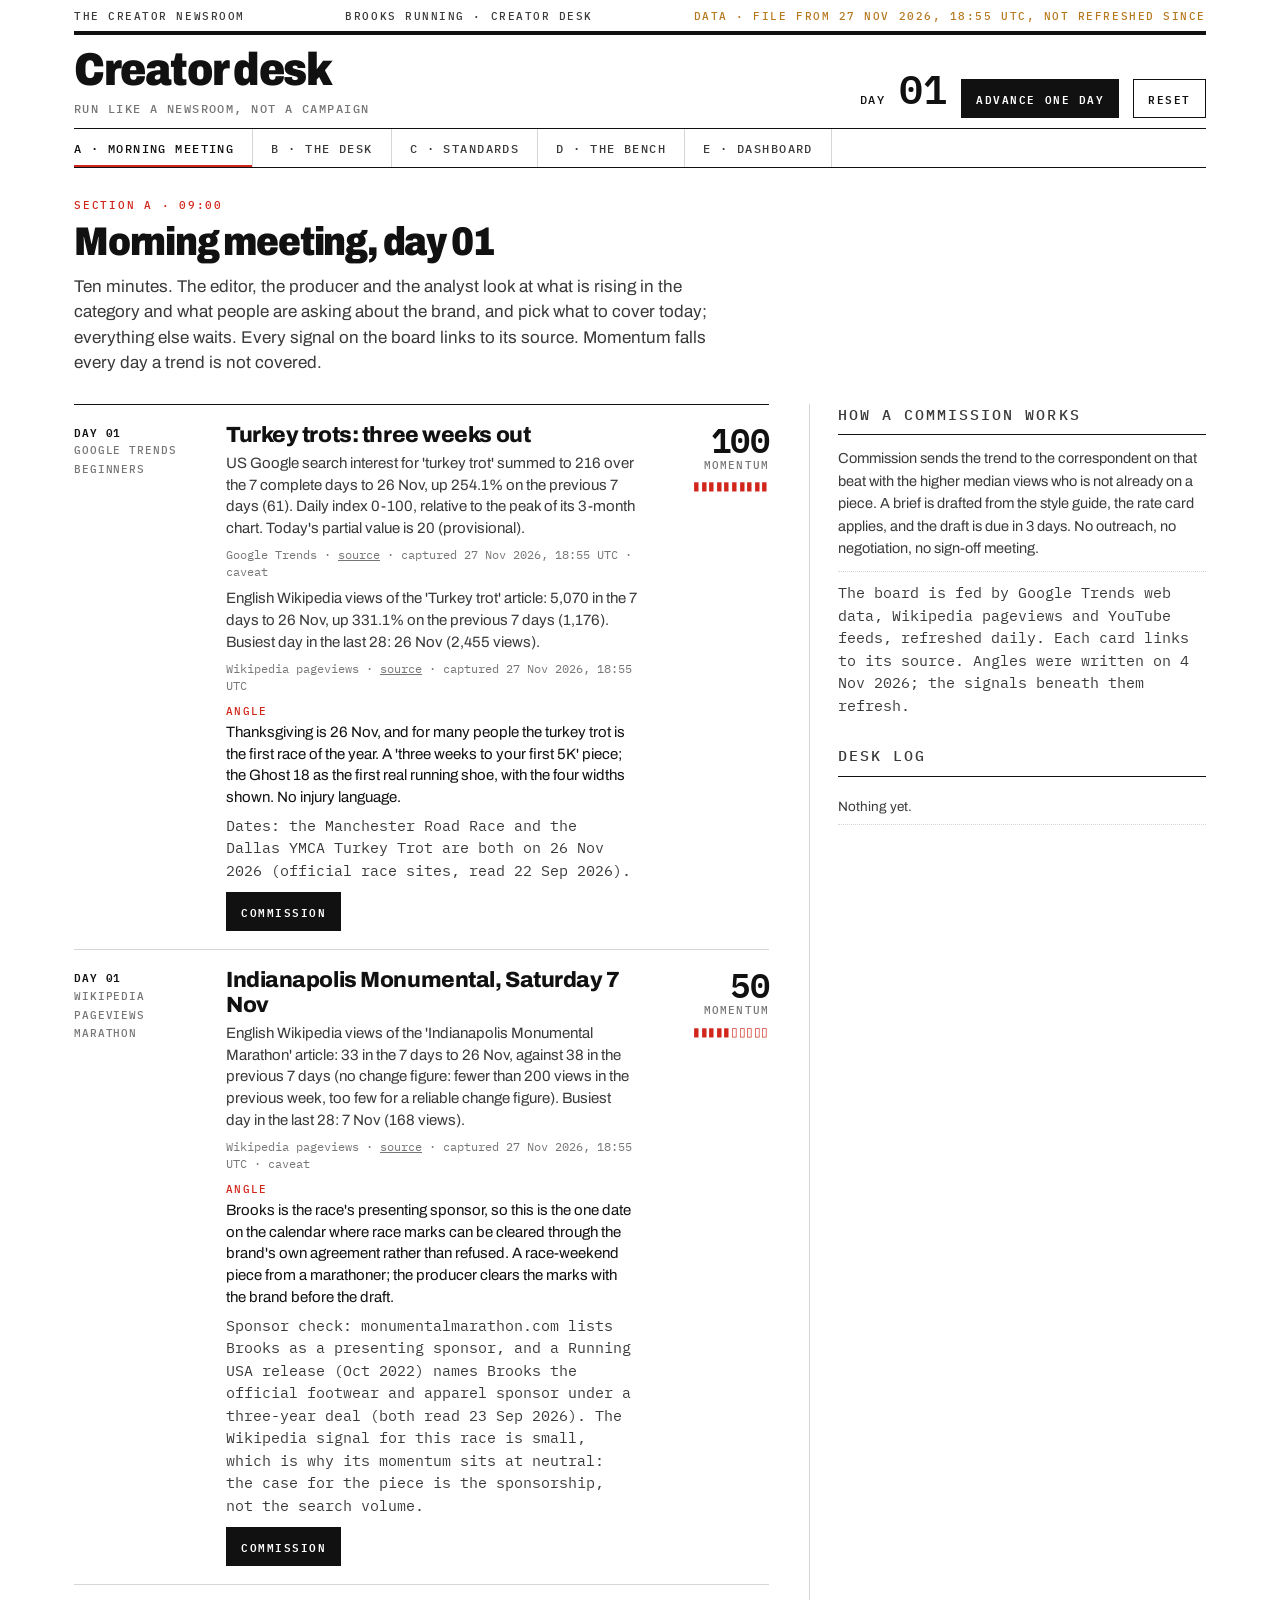
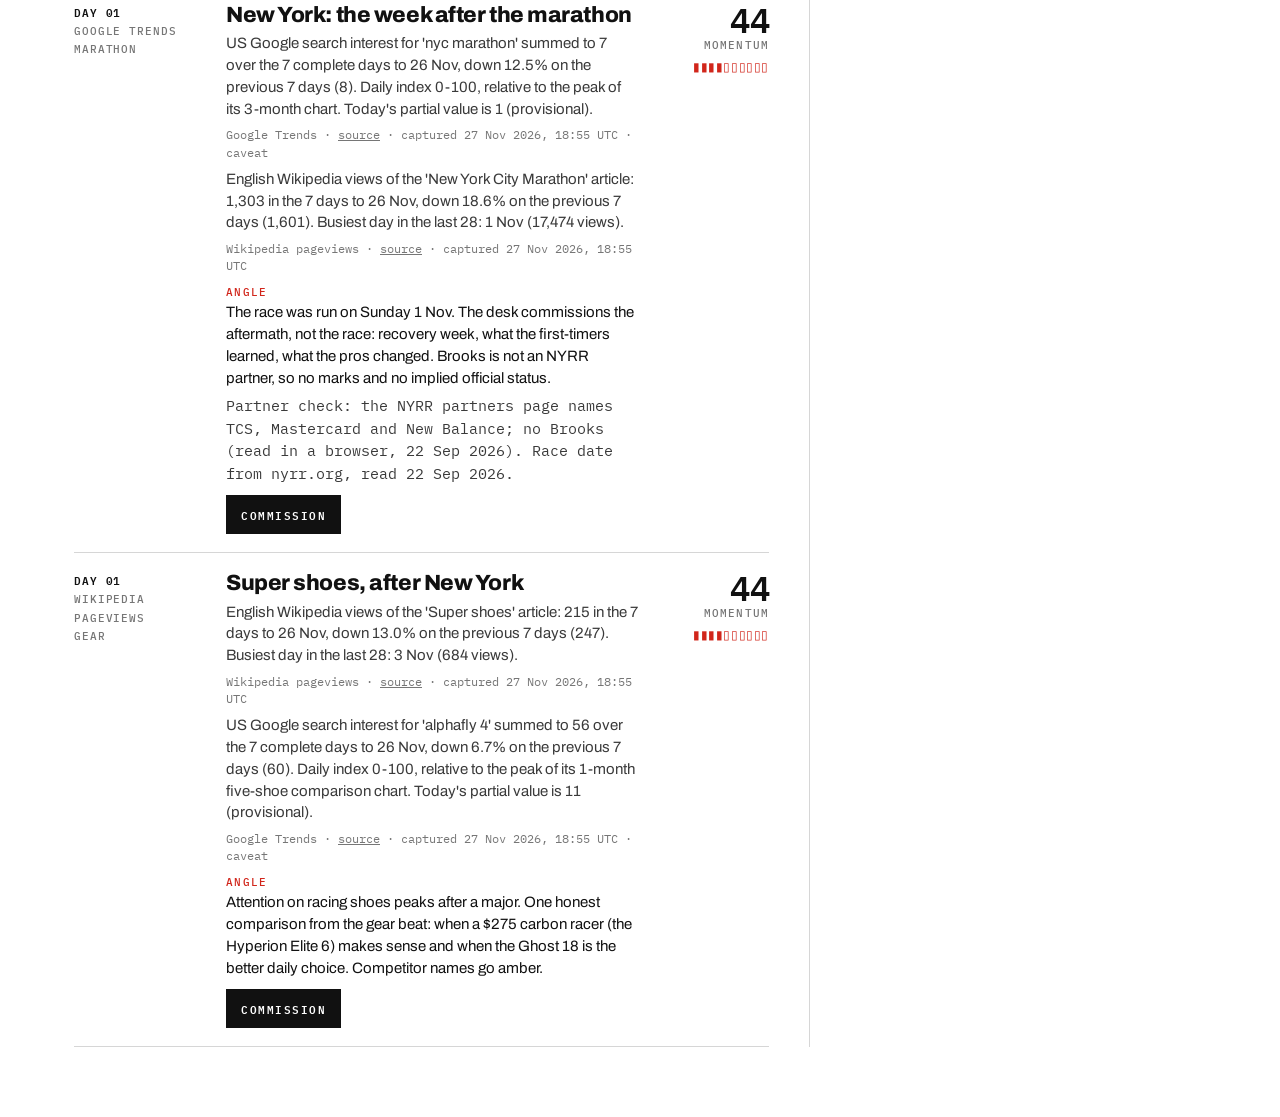
<file: index.html>
<!DOCTYPE html>
<html lang="en">
<head>
<meta charset="utf-8">
<meta name="viewport" content="width=device-width, initial-scale=1, viewport-fit=cover">
<meta name="color-scheme" content="light">
<title>The Creator Newsroom</title>
<meta name="description" content="A student prototype of a creator-marketing desk run like a newsroom, on real data: a morning trend board, a retained bench of real channels, a first read that sorts scripts into green, amber or red. Not a Google product.">
<link rel="preconnect" href="https://fonts.googleapis.com">
<link rel="preconnect" href="https://fonts.gstatic.com" crossorigin>
<link href="https://fonts.googleapis.com/css2?family=Archivo:wdth,wght@75..100,400..900&family=IBM+Plex+Mono:wght@400;500;600&display=swap" rel="stylesheet">
<link rel="stylesheet" href="style.css">
</head>
<body>
<div class="wrap">
  <div class="folio">
    <span>The Creator Newsroom</span>
    <span id="brandLine">Brooks Running · creator desk</span>
    <span id="dataInd" class="dataind">Data · loading</span>
  </div>
  <div class="mastrow">
    <h1 class="wordmark">Creator desk<small>Run like a newsroom, not a campaign</small></h1>
    <div class="clock">Day <b id="dayNum">01</b>
      <button class="btn" onclick="advanceDay()">Advance one day</button>
      <button class="btn ghost" onclick="resetAll()">Reset</button>
    </div>
  </div>
  <nav class="sections" id="nav" aria-label="Sections"></nav>
  <main id="main"></main>
</div>
<div class="toast" id="toast"></div>
<script src="app.js"></script>
</body>
</html>
</file>
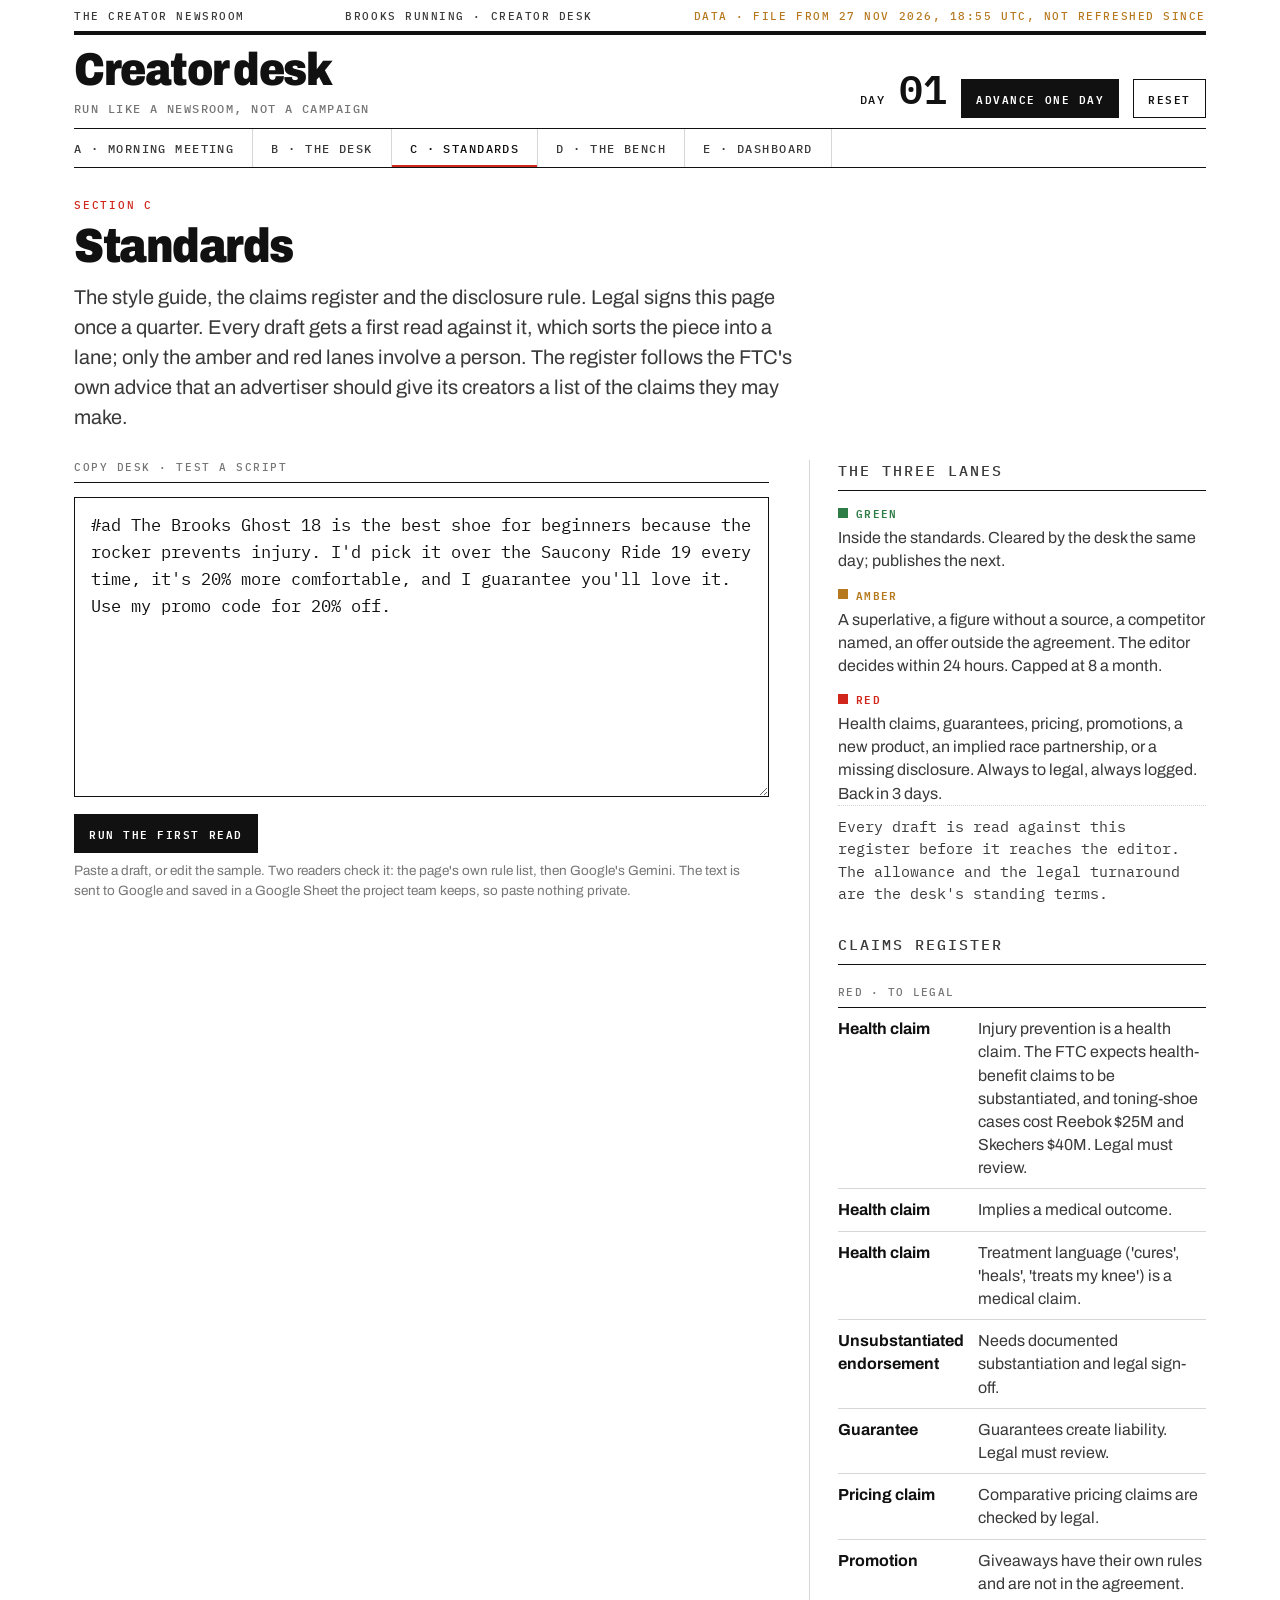
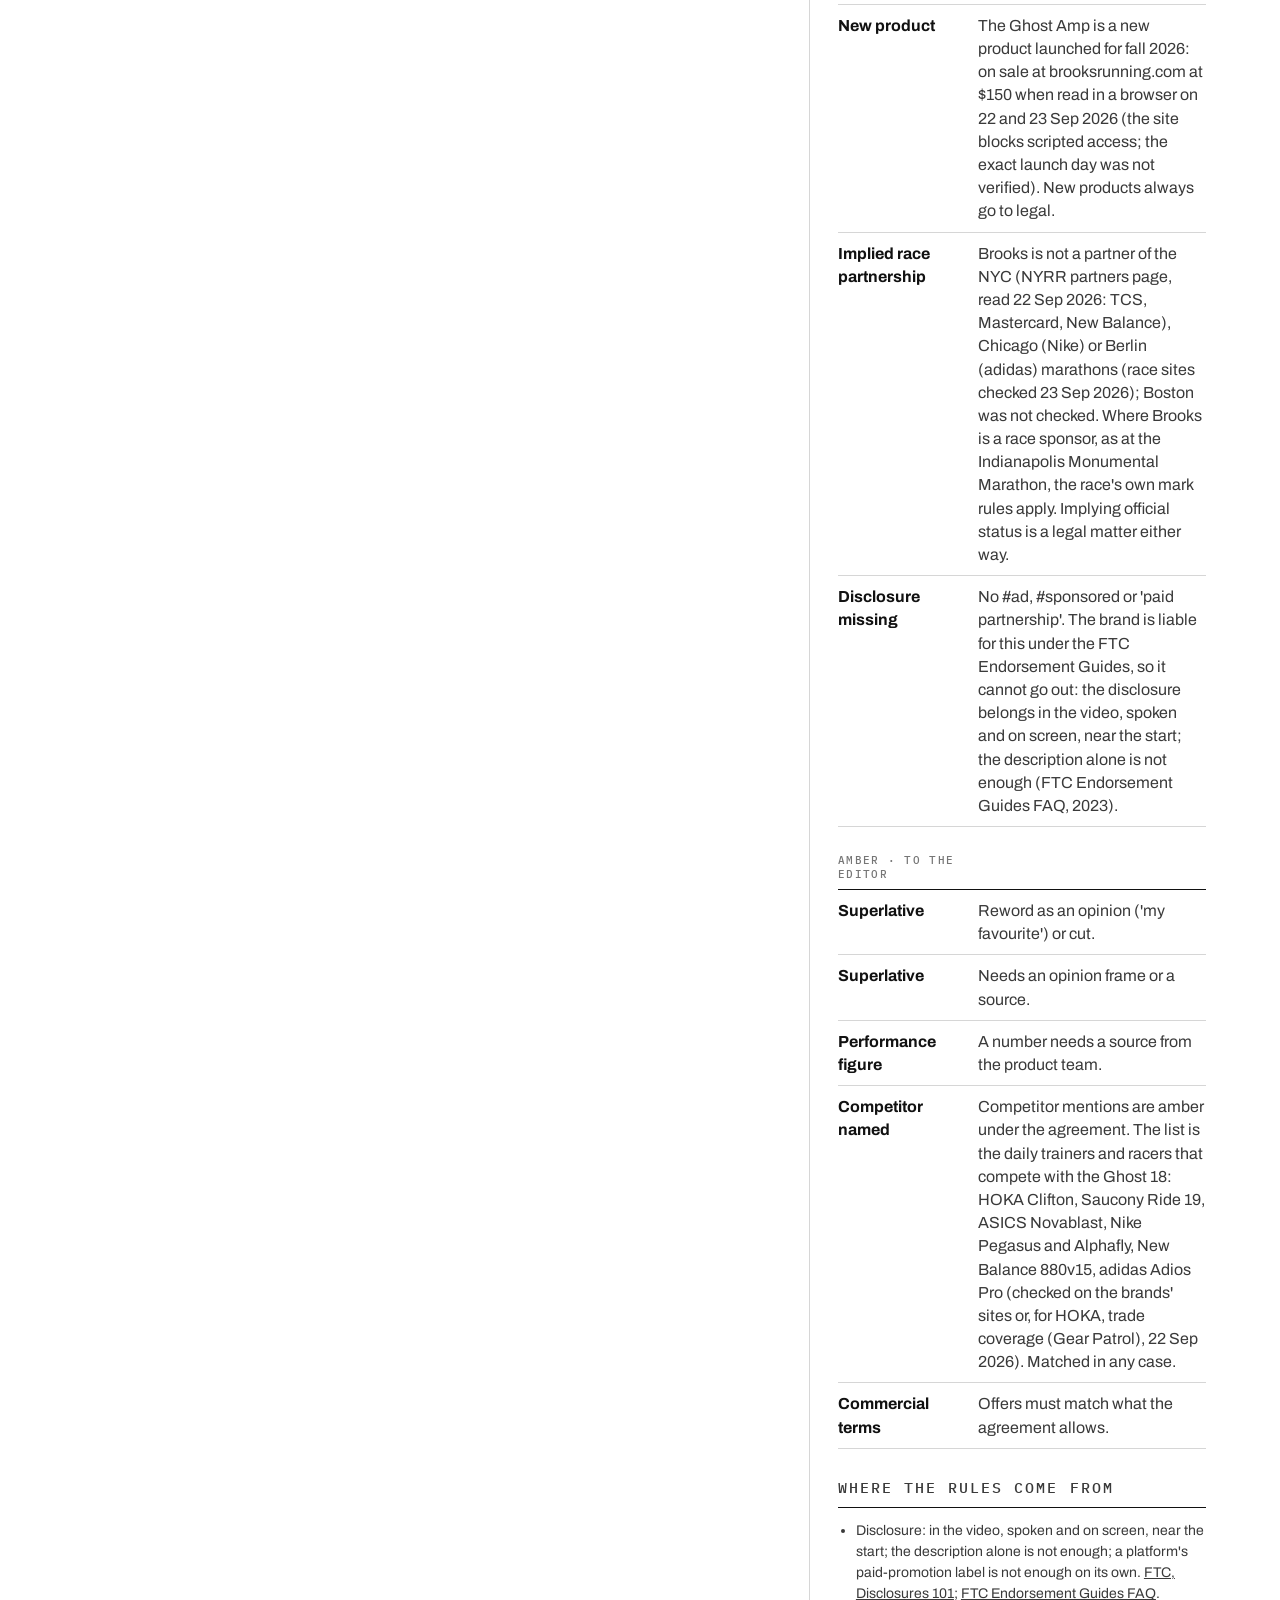
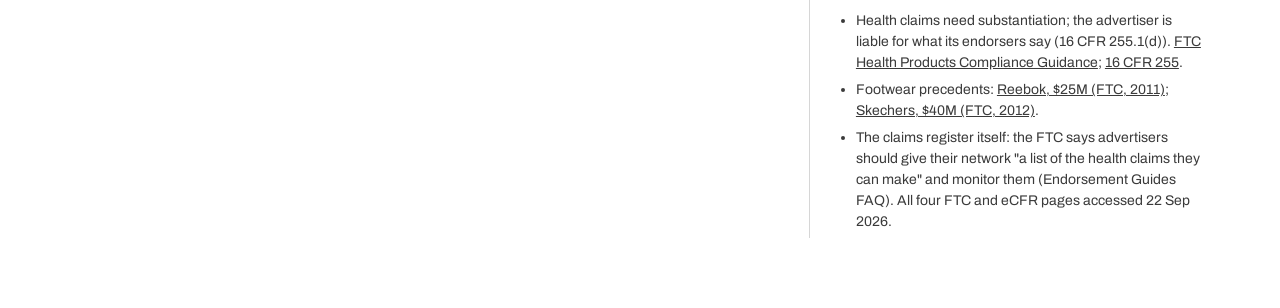
<file: demo.html>
<!DOCTYPE html>
<html lang="en">
<head>
<meta charset="utf-8">
<meta http-equiv="refresh" content="0; url=./#standards/demo">
<title>The Creator Newsroom: the script check, for projection</title>
<script>location.replace("./#standards/demo");</script>
</head>
<body>
<p>Opening the script check. If nothing happens, <a href="./#standards/demo">open the desk at #standards/demo</a>.</p>
</body>
</html>
</file>
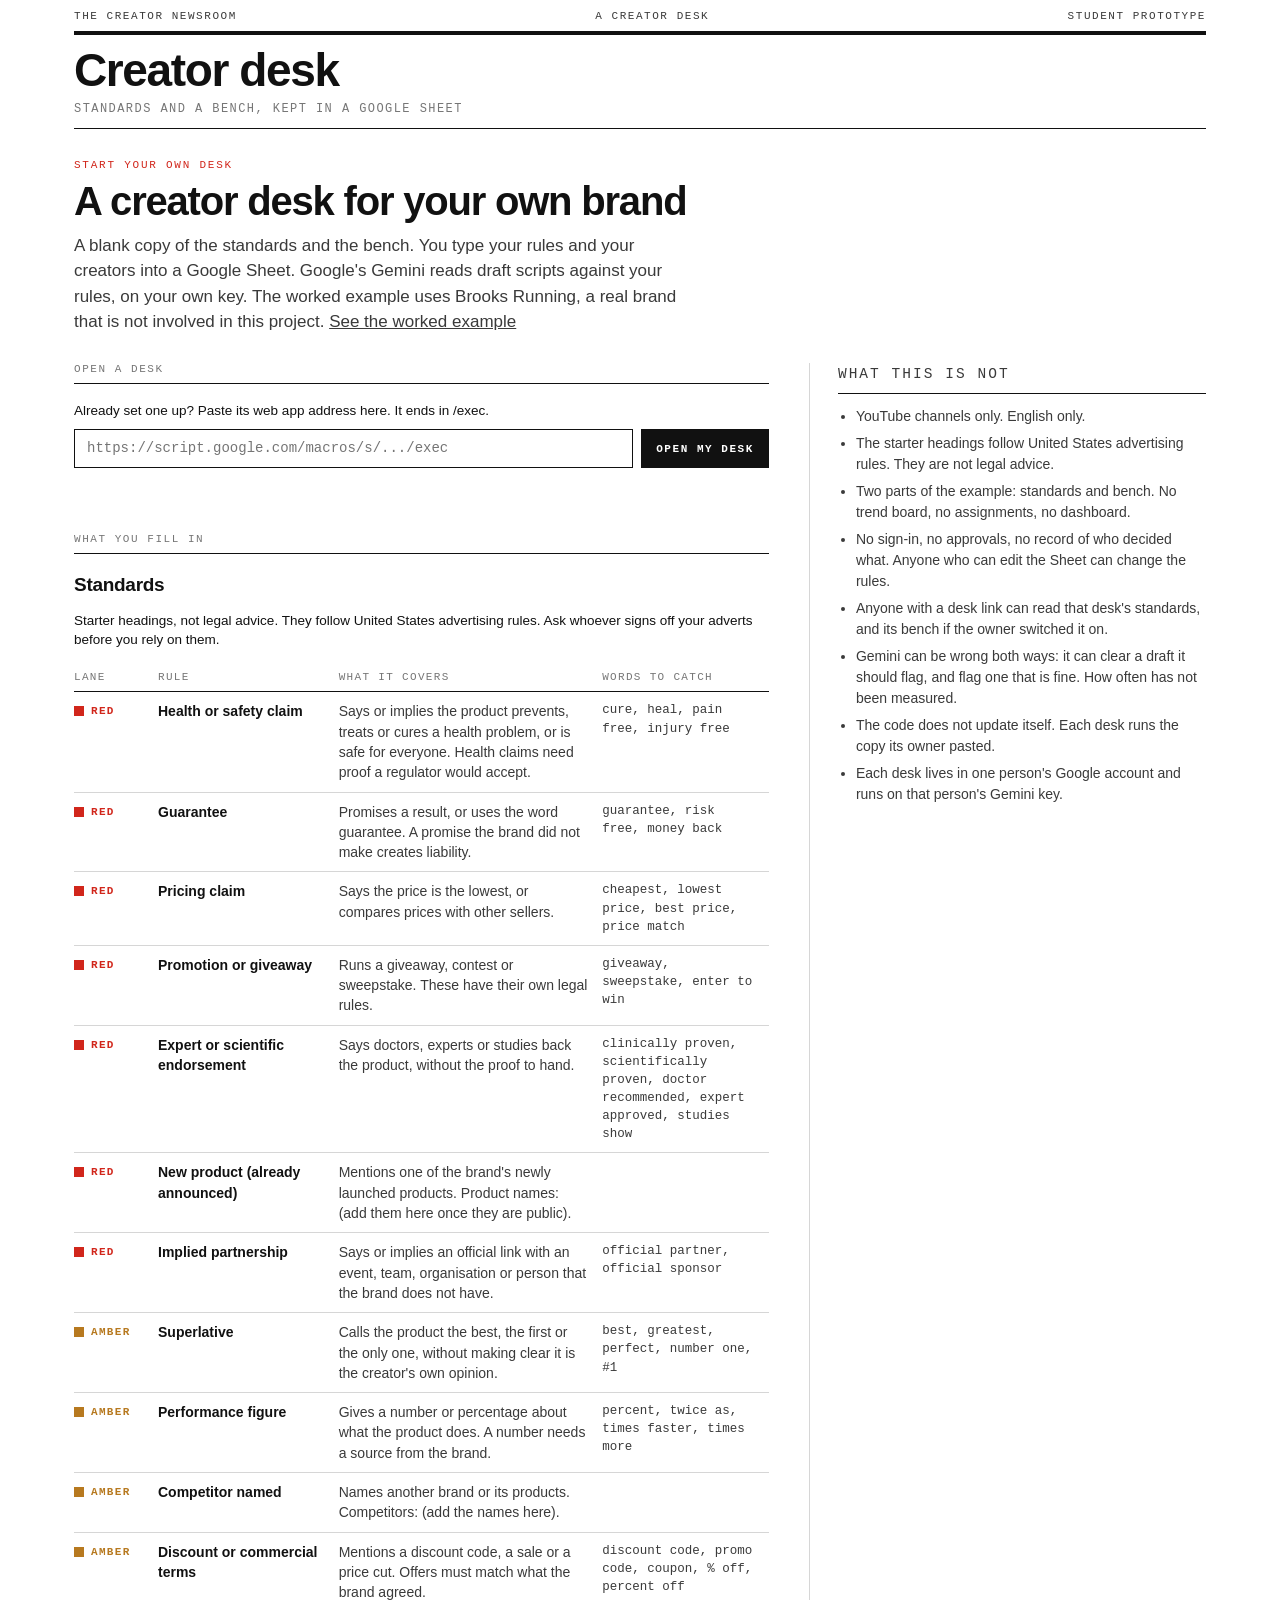
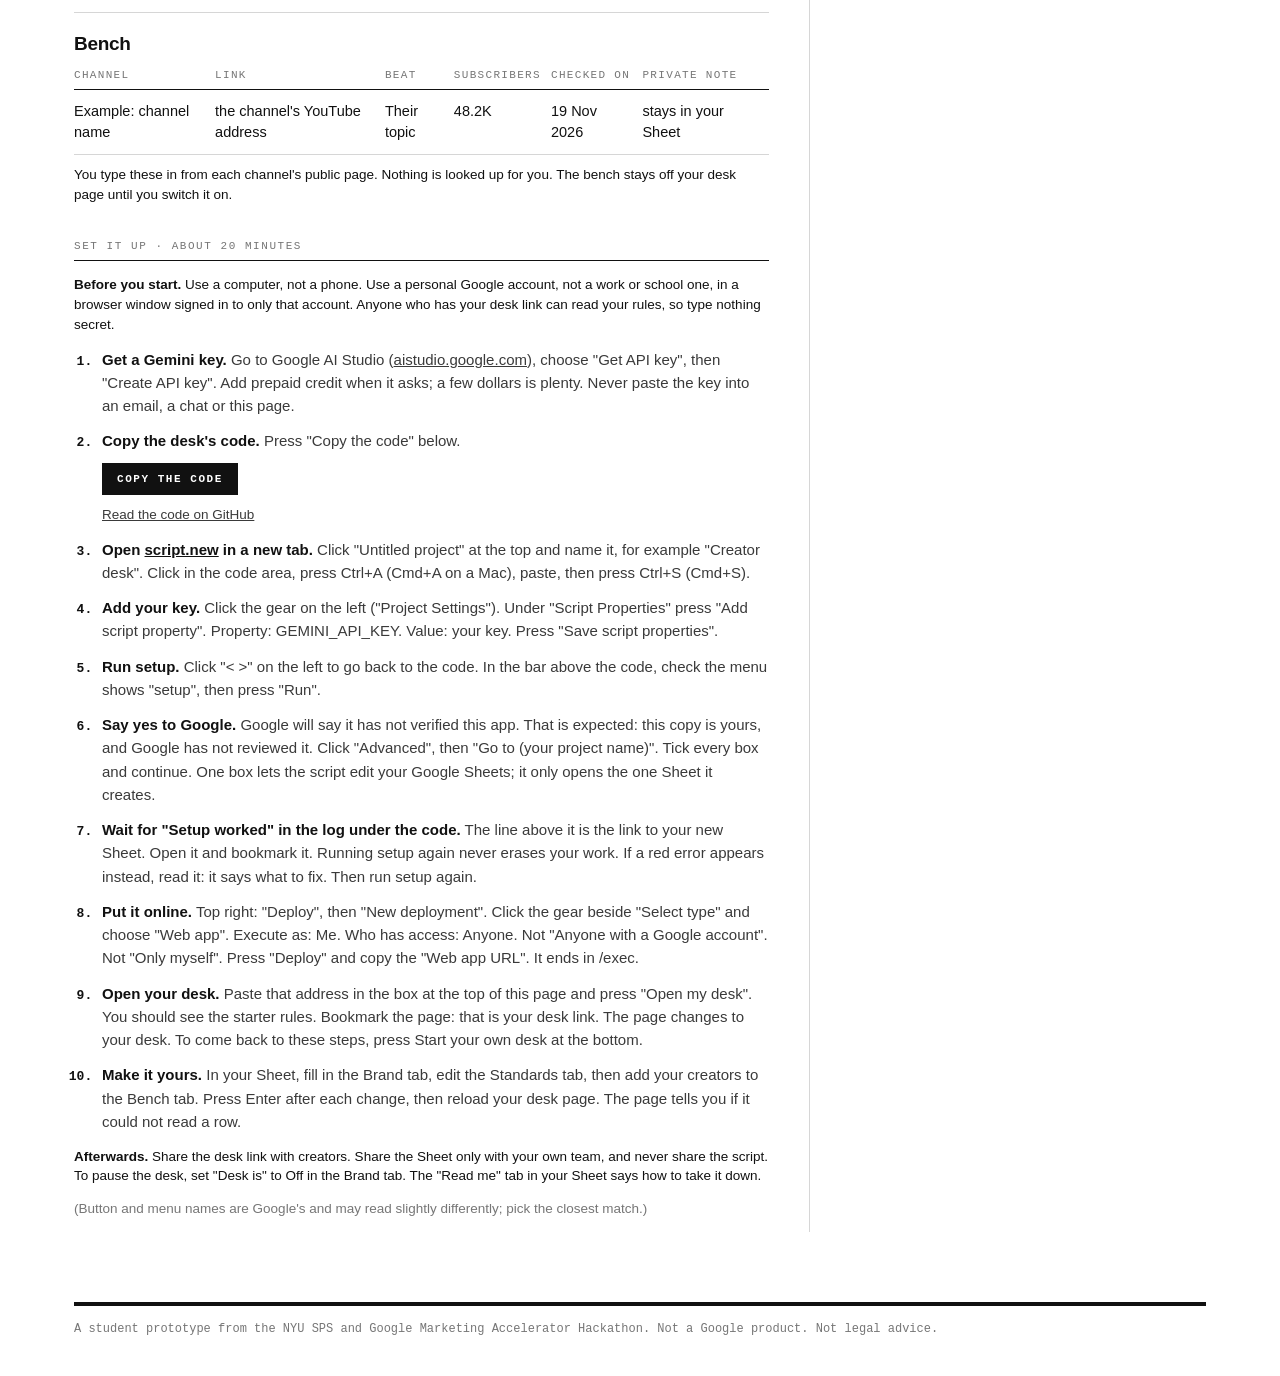
<file: desk.html>
<!DOCTYPE html>
<html lang="en">
<head>
<meta charset="utf-8">
<meta http-equiv="Content-Security-Policy" content="default-src 'none'; script-src 'self'; style-src 'self' https://fonts.googleapis.com; font-src https://fonts.gstatic.com; connect-src 'self' https://script.google.com https://script.googleusercontent.com; img-src 'self' data:; base-uri 'none'; form-action 'none'">
<meta name="viewport" content="width=device-width, initial-scale=1, viewport-fit=cover">
<meta name="color-scheme" content="light">
<meta name="robots" content="noindex">
<title>A creator desk · The Creator Newsroom</title>
<meta name="description" content="A blank creator desk: your own standards and bench in a Google Sheet, with draft scripts read by Google's Gemini on your own key. A student prototype. Not a Google product. Not legal advice.">
<link rel="preconnect" href="https://fonts.googleapis.com">
<link rel="preconnect" href="https://fonts.gstatic.com" crossorigin>
<link href="https://fonts.googleapis.com/css2?family=Archivo:wdth,wght@75..100,400..900&amp;family=IBM+Plex+Mono:wght@400;500;600&amp;display=swap" rel="stylesheet">
<link rel="stylesheet" href="style.css">
<script src="desk.js"></script>
</head>
<body class="dk-page">
<div class="wrap">
  <p class="dk-frame dk-off" id="dkFrame">This desk was set up by the person who shared this link. The Creator Newsroom project has not checked it. A brand name on this page does not mean that brand is involved.</p>
  <div class="folio">
    <span>The Creator Newsroom</span>
    <span>A creator desk</span>
    <span>Student prototype</span>
  </div>
  <div class="mastrow">
    <h1 class="wordmark">Creator desk<small>Standards and a bench, kept in a Google Sheet</small></h1>
  </div>
  <main id="main">

    <!-- State A: no ?desk= in the address. The blank desk. -->
    <section id="dkBlank">
      <div class="kicker">Start your own desk</div>
      <h2 class="headline">A creator desk for your own brand</h2>
      <p class="dek">A blank copy of the standards and the bench. You type your rules and your creators into a Google Sheet. Google's Gemini reads draft scripts against your rules, on your own key. The worked example uses Brooks Running, a real brand that is not involved in this project. <a href="./index.html#standards">See the worked example</a></p>
      <div class="cols">
        <div>
          <p class="sub">Open a desk</p>
          <label class="small" for="dkPaste">Already set one up? Paste its web app address here. It ends in /exec.</label>
          <div class="dk-open">
            <input class="dk-input" id="dkPaste" type="text" autocomplete="off" autocapitalize="off" spellcheck="false" placeholder="https://script.google.com/macros/s/.../exec" aria-describedby="dkPasteErr">
            <button class="btn" id="dkOpen" type="button">Open my desk</button>
          </div>
          <p class="dk-err" id="dkPasteErr" role="alert"></p>

          <p class="sub dk-gap">What you fill in</p>
          <h3 class="dk-h3">Standards</h3>
          <p class="small">Starter headings, not legal advice. They follow United States advertising rules. Ask whoever signs off your adverts before you rely on them.</p>
          <div class="tablewrap" id="dkStarter"></div>
          <p class="small muted dk-off" id="dkStarterErr">The starter list could not be loaded.</p>
          <h3 class="dk-h3">Bench</h3>
          <div class="tablewrap">
            <table class="ledger dk-ledger">
              <tr><th>Channel</th><th>Link</th><th>Beat</th><th>Subscribers</th><th>Checked on</th><th>Private note</th></tr>
              <tr><td>Example: channel name</td><td>the channel's YouTube address</td><td>Their topic</td><td>48.2K</td><td>19 Nov 2026</td><td>stays in your Sheet</td></tr>
            </table>
          </div>
          <p class="small dk-after">You type these in from each channel's public page. Nothing is looked up for you. The bench stays off your desk page until you switch it on.</p>

          <p class="sub dk-gap">Set it up · about 20 minutes</p>
          <p class="small"><b>Before you start.</b> Use a computer, not a phone. Use a personal Google account, not a work or school one, in a browser window signed in to only that account. Anyone who has your desk link can read your rules, so type nothing secret.</p>
          <ol class="dk-steps">
            <li><b>Get a Gemini key.</b> Go to Google AI Studio (<a href="https://aistudio.google.com/" target="_blank" rel="noopener noreferrer">aistudio.google.com</a>), choose "Get API key", then "Create API key". Add prepaid credit when it asks; a few dollars is plenty. Never paste the key into an email, a chat or this page.</li>
            <li><b>Copy the desk's code.</b> Press "Copy the code" below.
              <div class="actions dk-row">
                <button class="btn" id="dkCopy" type="button">Copy the code</button>
                <span class="small" id="dkCopyNote" role="status"></span>
              </div>
              <div class="small dk-row"><a href="https://github.com/Lauwoes/creator-newsroom/blob/main/apps-script/Code.gs" target="_blank" rel="noopener noreferrer">Read the code on GitHub</a></div>
              <textarea class="dk-codebox dk-off" id="dkCodeBox" readonly spellcheck="false" aria-label="The desk's code"></textarea>
            </li>
            <li><b>Open <a href="https://script.new/" target="_blank" rel="noopener noreferrer">script.new</a> in a new tab.</b> Click "Untitled project" at the top and name it, for example "Creator desk". Click in the code area, press Ctrl+A (Cmd+A on a Mac), paste, then press Ctrl+S (Cmd+S).</li>
            <li><b>Add your key.</b> Click the gear on the left ("Project Settings"). Under "Script Properties" press "Add script property". Property: GEMINI_API_KEY. Value: your key. Press "Save script properties".</li>
            <li><b>Run setup.</b> Click "&lt; &gt;" on the left to go back to the code. In the bar above the code, check the menu shows "setup", then press "Run".</li>
            <li><b>Say yes to Google.</b> Google will say it has not verified this app. That is expected: this copy is yours, and Google has not reviewed it. Click "Advanced", then "Go to (your project name)". Tick every box and continue. One box lets the script edit your Google Sheets; it only opens the one Sheet it creates.</li>
            <li><b>Wait for "Setup worked" in the log under the code.</b> The line above it is the link to your new Sheet. Open it and bookmark it. Running setup again never erases your work. If a red error appears instead, read it: it says what to fix. Then run setup again.</li>
            <li><b>Put it online.</b> Top right: "Deploy", then "New deployment". Click the gear beside "Select type" and choose "Web app". Execute as: Me. Who has access: Anyone. Not "Anyone with a Google account". Not "Only myself". Press "Deploy" and copy the "Web app URL". It ends in /exec.</li>
            <li><b>Open your desk.</b> Paste that address in the box at the top of this page and press "Open my desk". You should see the starter rules. Bookmark the page: that is your desk link. The page changes to your desk. To come back to these steps, press Start your own desk at the bottom.</li>
            <li><b>Make it yours.</b> In your Sheet, fill in the Brand tab, edit the Standards tab, then add your creators to the Bench tab. Press Enter after each change, then reload your desk page. The page tells you if it could not read a row.</li>
          </ol>
          <p class="small"><b>Afterwards.</b> Share the desk link with creators. Share the Sheet only with your own team, and never share the script. To pause the desk, set "Desk is" to Off in the Brand tab. The "Read me" tab in your Sheet says how to take it down.</p>
          <p class="small muted">(Button and menu names are Google's and may read slightly differently; pick the closest match.)</p>
        </div>
        <aside class="side">
          <p class="sub">What this is not</p>
          <ul class="tight">
            <li>YouTube channels only. English only.</li>
            <li>The starter headings follow United States advertising rules. They are not legal advice.</li>
            <li>Two parts of the example: standards and bench. No trend board, no assignments, no dashboard.</li>
            <li>No sign-in, no approvals, no record of who decided what. Anyone who can edit the Sheet can change the rules.</li>
            <li>Anyone with a desk link can read that desk's standards, and its bench if the owner switched it on.</li>
            <li>Gemini can be wrong both ways: it can clear a draft it should flag, and flag one that is fine. How often has not been measured.</li>
            <li>The code does not update itself. Each desk runs the copy its owner pasted.</li>
            <li>Each desk lives in one person's Google account and runs on that person's Gemini key.</li>
          </ul>
        </aside>
      </div>
    </section>

    <!-- State B: ?desk=<ID>. Someone's desk. Everything the desk sends is put in by desk.js as text. -->
    <section id="dkDesk" class="dk-off">
      <div class="kicker">A creator desk</div>
      <div id="dkStatus">
        <p class="dk-status" id="dkStatusText" role="status">Opening the desk...</p>
        <button class="btn dk-off" id="dkRetry" type="button">Try again</button>
      </div>
      <div id="dkBody" class="dk-off">
        <div class="cols">
          <div>
            <h2 class="dk-brand" id="dkBrand"></h2>
            <p class="dk-note dk-off" id="dkNote"></p>
            <p class="small" id="dkSheet"></p>
            <p class="small dk-off" id="dkNoKey">Gemini is not connected yet: this desk has no key.</p>
            <div class="actions dk-row"><button class="btn ghost" id="dkReload" type="button">Read again</button></div>
            <div class="dk-problems dk-off" id="dkProblems">
              <p class="small" id="dkProblemsHead"></p>
              <ul class="tight" id="dkProblemsList"></ul>
            </div>
            <p class="small muted dk-off" id="dkVersion"></p>
          </div>
          <aside class="side">
            <p class="sub">The three lanes</p>
            <dl class="lanes dk-lanes">
              <dt class="g">Green</dt><dd>Nothing flagged. A person still decides.</dd>
              <dt class="a">Amber</dt><dd>Flagged. Someone should look before this goes out.</dd>
              <dt class="r">Red</dt><dd>Stop. Take this to whoever signs off legal questions for this brand.</dd>
            </dl>
          </aside>
        </div>

        <p class="sub dk-gap">Standards</p>
        <div class="tablewrap" id="dkRegister"></div>
        <p class="small dk-after" id="dkReviewed"></p>

        <p class="sub dk-gap">Test a script</p>
        <div class="dk-off" id="dkTestBox">
          <textarea id="dkText" spellcheck="false" aria-label="Draft script to test"></textarea>
          <div class="actions dk-row">
            <button class="btn ghost" id="dkCheck" type="button">Check on this page</button>
            <span class="small muted">Looks for the desk's words to catch and a disclosure. Nothing leaves your browser.</span>
          </div>
          <div class="actions dk-row">
            <button class="btn" id="dkSend" type="button">Send to this desk's reader</button>
            <span class="small muted">Sends your text to the person who runs this desk and to Google's Gemini on their account. They keep a copy. Paste nothing private.</span>
          </div>
          <div class="dk-out" id="dkOut"></div>
        </div>
        <p class="small dk-off" id="dkTestOff">This desk cannot read drafts until its Sheet is fixed.</p>

        <p class="sub dk-gap">Bench</p>
        <div id="dkBench"></div>
      </div>
    </section>
  </main>
  <footer>
    <span class="dk-off" id="dkFootLinks"><a href="./desk.html">Start your own desk</a> · <a href="./index.html">The worked example</a></span>
    <span>A student prototype from the NYU SPS and Google Marketing Accelerator Hackathon. Not a Google product. Not legal advice.</span>
  </footer>
</div>
<noscript><p class="wrap small">This page needs JavaScript to open a desk or copy the code.</p></noscript>
</body>
</html>
</file>
<file: style.css>
/* The Creator Newsroom: a desk, set like a morning edition.
   Masthead with a folio line, section tabs, hairline rules instead of cards, condensed headlines,
   monospace slugs and numerals, editor's marks on the script check. Colour is reserved for the lanes. */

:root{
  --paper:#ffffff; --ink:#111111; --ink-2:#3a3a3a; --mute:#767676; --rule:#111111; --hair:#d6d6d6; --soft:#f2f2f0;
  --red:#d1261b; --red-soft:#fbe4e1; --amber:#b7791f; --amber-soft:#f8ead2; --green:#2e7d46; --green-soft:#e1f0e5; --blue:#1f4fa3; --blue-soft:#e2e9f6;
  --sans:'Archivo', 'Helvetica Neue', Arial, sans-serif; --mono:'IBM Plex Mono', 'SFMono-Regular', Menlo, Consolas, monospace;
  padding-top:env(safe-area-inset-top,0px); padding-bottom:env(safe-area-inset-bottom,0px);
  color-scheme:light; /* always the paper edition, whatever the system setting */
}
*{box-sizing:border-box}
html{scroll-padding-top:env(safe-area-inset-top,0px)}
body{margin:0;background:var(--paper);color:var(--ink);font-family:var(--sans);font-size:16px;line-height:1.45;-webkit-font-smoothing:antialiased}
a{color:inherit}
h1,h2,h3{margin:0;font-weight:800;letter-spacing:-.015em}
.mono{font-family:var(--mono)}
.wrap{max-width:1180px;margin:0 auto;padding:0 24px}
code{font-family:var(--mono);font-size:.92em}

/* masthead */
.folio{display:flex;justify-content:space-between;gap:16px;padding:10px 0 8px;font:500 11px/1.2 var(--mono);letter-spacing:.14em;text-transform:uppercase;color:var(--ink-2);border-bottom:4px solid var(--rule);flex-wrap:wrap}
.folio .dataind{color:var(--ink-2)}
.folio .dataind.live{color:var(--green)}
.folio .dataind.snap{color:var(--amber)}
.mastrow{display:flex;align-items:flex-end;justify-content:space-between;gap:24px;padding:14px 0 10px;border-bottom:1px solid var(--rule);flex-wrap:wrap}
.wordmark{font-size:46px;font-weight:900;line-height:.95;letter-spacing:-.03em;font-stretch:85%}
.wordmark small{display:block;font:500 12px/1.4 var(--mono);letter-spacing:.12em;text-transform:uppercase;color:var(--mute);margin-top:8px;font-stretch:100%}
.clock{display:flex;align-items:baseline;gap:14px;font:500 12px var(--mono);letter-spacing:.12em;text-transform:uppercase}
.clock b{font:600 40px/1 var(--mono);letter-spacing:0;color:var(--ink)}
.sections{display:flex;gap:0;overflow-x:auto;border-bottom:1px solid var(--rule)}
.sections button{appearance:none;background:none;border:0;border-right:1px solid var(--hair);padding:12px 18px 11px;font:500 12px var(--mono);letter-spacing:.12em;text-transform:uppercase;color:var(--ink-2);cursor:pointer;white-space:nowrap;position:relative}
.sections button:first-child{padding-left:0}
.sections button:hover{color:var(--ink)}
.sections button.on{color:var(--ink)}
.sections button.on::after{content:"";position:absolute;left:0;right:0;bottom:-1px;height:3px;background:var(--red)}
.sections .n{display:inline-block;min-width:18px;padding:0 5px;margin-left:8px;background:var(--red);color:#fff;border-radius:0;font-size:11px;line-height:18px;text-align:center}

/* buttons */
.btn{appearance:none;border:1px solid var(--ink);background:var(--ink);color:var(--paper);padding:9px 14px;font:600 11px var(--mono);letter-spacing:.14em;text-transform:uppercase;cursor:pointer;border-radius:0}
.btn:hover{background:var(--ink-2);border-color:var(--ink-2)}
.btn.ghost{background:transparent;color:var(--ink)}
.btn.ghost:hover{background:var(--soft)}
.btn.red{background:var(--red);border-color:var(--red);color:#fff}
.btn.red:hover{filter:brightness(.92)}
.btn:disabled{opacity:.4;cursor:default}
button:focus-visible,textarea:focus-visible,a:focus-visible{outline:2px solid var(--blue);outline-offset:2px}

/* page */
main{padding:30px 0 70px;min-width:0}
.kicker{font:500 11px var(--mono);letter-spacing:.16em;text-transform:uppercase;color:var(--red);margin-bottom:10px}
.headline{font-size:40px;line-height:1;font-weight:900;letter-spacing:-.03em;font-stretch:85%;margin-bottom:12px}
.dek{font-size:17px;line-height:1.5;color:var(--ink-2);max-width:66ch;margin:0 0 28px}
.cols{display:grid;grid-template-columns:minmax(0,7fr) minmax(0,4fr);gap:0 40px}
.cols > .side{border-left:1px solid var(--hair);padding-left:28px}
.sub{font:500 11px var(--mono);letter-spacing:.14em;text-transform:uppercase;color:var(--mute);border-bottom:1px solid var(--rule);padding-bottom:8px;margin:0 0 14px}
.side p{font-size:14.5px;line-height:1.55;margin:0 0 12px;color:var(--ink-2)}
.note{font:400 12px/1.5 var(--mono);color:var(--mute);border-top:1px dotted var(--hair);padding-top:10px;margin-top:14px}
.srcline{font:400 11.5px/1.5 var(--mono);color:var(--mute);margin:2px 0 6px}
.srcline a{color:var(--mute)}
.stale{color:var(--amber)}
.muted{color:var(--mute)}
.small{font-size:13.5px}
ul.tight{margin:6px 0 0;padding-left:18px}
ul.tight li{margin-bottom:6px;font-size:14px;line-height:1.5;color:var(--ink-2)}
ul.tight li b{color:var(--ink)}

/* wire list */
.wire{border-top:1px solid var(--rule)}
.item{display:grid;grid-template-columns:132px minmax(0,1fr) 110px;gap:0 20px;padding:18px 0;border-bottom:1px solid var(--hair);align-items:start}
.item.faded{opacity:.42}
.slug{font:500 11px/1.7 var(--mono);letter-spacing:.08em;text-transform:uppercase;color:var(--mute)}
.slug b{display:block;color:var(--ink);font-weight:600}
.item h3{font-size:22px;line-height:1.1;font-weight:800;letter-spacing:-.02em;margin-bottom:6px}
.item p{margin:0 0 6px;font-size:15px;color:var(--ink-2)}
.item p.angle{margin-top:8px;color:var(--ink)}
.item .angle .lab{display:block;font:500 11px/1.8 var(--mono);letter-spacing:.12em;text-transform:uppercase;color:var(--red)}
.item .actions{margin-top:10px}
.mom{text-align:right;font:600 34px/1 var(--mono);letter-spacing:-.02em}
.mom i{display:block;font:500 11px/1.6 var(--mono);letter-spacing:.1em;text-transform:uppercase;color:var(--mute);font-style:normal}
.mom .bar{display:block;font:400 12px var(--mono);letter-spacing:.05em;color:var(--red);margin-top:4px}
.actions{display:flex;gap:8px;flex-wrap:wrap;align-items:center}
.stamp{display:inline-flex;align-items:center;gap:7px;font:600 11px var(--mono);letter-spacing:.12em;text-transform:uppercase}
.stamp::before{content:"";width:10px;height:10px;background:currentColor;flex:none}
.stamp.g{color:var(--green)} .stamp.a{color:var(--amber)} .stamp.r{color:var(--red)} .stamp.b{color:var(--blue)} .stamp.n{color:var(--mute)}
.meta{font:500 11px/1.7 var(--mono);letter-spacing:.08em;text-transform:uppercase;color:var(--mute)}
.meta a{color:var(--mute)}

/* desk pieces */
.piece{padding:22px 0;border-bottom:1px solid var(--hair)}
.piece header{display:flex;justify-content:space-between;gap:20px;align-items:flex-start;flex-wrap:wrap}
.piece h3{font-size:24px;line-height:1.08;letter-spacing:-.02em;font-weight:800}
.piece .meta a{color:var(--ink-2)}
.stages{font:500 11px/1.8 var(--mono);letter-spacing:.1em;text-transform:uppercase;color:var(--mute);margin:12px 0 10px;display:flex;flex-wrap:wrap;gap:0 6px}
.stages .done{color:var(--ink)} .stages .now{color:var(--red);font-weight:600}
.stages .sep{color:var(--hair)}
.status{text-align:right;font-size:13.5px;color:var(--ink-2);display:flex;flex-direction:column;align-items:flex-end;gap:6px;max-width:48%}
details{margin-top:8px}
details summary{cursor:pointer;font:500 11px var(--mono);letter-spacing:.12em;text-transform:uppercase;color:var(--blue);list-style:none;display:inline-block;padding:4px 0}
details summary::-webkit-details-marker{display:none}
details summary::before{content:"+ ";}
details[open] summary::before{content:"– ";}
pre.copy{white-space:pre-wrap;font:400 13.5px/1.6 var(--mono);background:var(--soft);border-left:3px solid var(--ink);padding:14px 16px;margin:8px 0 0;color:var(--ink);overflow-wrap:anywhere}
.marks{font-size:14px;margin:10px 0 0;padding-left:0;list-style:none}
.marks li{display:grid;grid-template-columns:28px 1fr;gap:10px;padding:6px 0;border-top:1px dotted var(--hair)}
.marks li sup{font:600 11px var(--mono);color:var(--red)}
.marks li.a sup{color:var(--amber)}
.marks li b{font-family:var(--mono);font-size:11px;letter-spacing:.06em;text-transform:uppercase;font-weight:600}
mark{background:transparent;color:inherit;border-bottom:2px solid var(--red);padding-bottom:1px}
mark.a{border-bottom-color:var(--amber)}
mark sup{font:600 10px var(--mono);color:var(--red);margin-left:1px}
mark.a sup{color:var(--amber)}
.alert{border-top:3px solid var(--amber);border-bottom:1px solid var(--hair);padding:12px 0;margin-bottom:8px;font-size:15px}
.alert b{font-family:var(--mono);font-weight:600;font-size:13px;letter-spacing:.06em;text-transform:uppercase;color:var(--amber);margin-right:10px}

/* standards */
textarea{width:100%;min-height:230px;font:400 14px/1.6 var(--mono);padding:14px 16px;border:1px solid var(--ink);border-radius:0;background:var(--paper);color:var(--ink);resize:vertical}
.verdict{border-top:1px solid var(--rule);padding-top:14px}
.verdict .lane{font:800 34px/1 var(--sans);letter-spacing:-.02em;font-stretch:85%;text-transform:uppercase;display:flex;align-items:center;gap:12px;margin-bottom:6px}
.verdict .lane::before{content:"";width:18px;height:18px;background:currentColor}
.verdict .lane.g{color:var(--green)} .verdict .lane.a{color:var(--amber)} .verdict .lane.r{color:var(--red)} .verdict .lane.p{color:var(--mute)}
.marks li .by{font:600 10px var(--mono);letter-spacing:.06em;text-transform:uppercase;color:var(--mute);white-space:nowrap;margin-left:4px}
.marks li>span{min-width:0;overflow-wrap:anywhere}
.rules{width:100%;border-collapse:collapse;font-size:14px}
.rules th{text-align:left;font:500 11px var(--mono);letter-spacing:.12em;text-transform:uppercase;color:var(--mute);padding:8px 0;border-bottom:1px solid var(--rule)}
.rules td{padding:9px 0;border-bottom:1px solid var(--hair);vertical-align:top;color:var(--ink-2)}
.rules td:first-child{font-weight:700;width:38%;padding-right:12px;color:var(--ink)}
.lanes dt{font:600 11px var(--mono);letter-spacing:.12em;text-transform:uppercase;margin-top:12px;display:flex;align-items:center;gap:8px}
.lanes dt::before{content:"";width:10px;height:10px;background:currentColor}
.lanes dt.g{color:var(--green)} .lanes dt.a{color:var(--amber)} .lanes dt.r{color:var(--red)}
.lanes dd{margin:4px 0 0;font-size:14.5px;color:var(--ink-2)}

/* tables */
.tablewrap{overflow-x:auto}
table.ledger{width:100%;border-collapse:collapse;font-size:14.5px}
.ledger th{text-align:left;font:500 11px var(--mono);letter-spacing:.12em;text-transform:uppercase;color:var(--mute);padding:8px 10px 8px 0;border-bottom:1px solid var(--rule);white-space:nowrap;vertical-align:bottom}
.ledger td{padding:11px 10px 11px 0;border-bottom:1px solid var(--hair);vertical-align:top}
.ledger td.num,.ledger th.num{text-align:right;font-family:var(--mono);font-variant-numeric:tabular-nums}
.ledger td b{font-weight:700}
.ledger td a{color:var(--ink)}
sup a{font:600 10px var(--mono);color:var(--red);text-decoration:none}

/* dashboard */
.stats{display:grid;grid-template-columns:repeat(3,1fr);border-top:1px solid var(--rule);border-left:1px solid var(--hair)}
.stat{padding:20px 22px 18px;border-right:1px solid var(--hair);border-bottom:1px solid var(--hair);min-width:0}
.stat .n{font:600 54px/1 var(--mono);letter-spacing:-.03em;font-variant-numeric:tabular-nums}
.stat .n small{font-size:20px;color:var(--mute);letter-spacing:0}
.stat .n.alert{color:var(--red);border:0;padding:0;margin:0;font-size:54px}
.stat .l{font-size:13.5px;color:var(--ink-2);margin-top:10px;line-height:1.4}
.ruler{position:relative;height:10px;margin:6px 0 2px;background:repeating-linear-gradient(to right,var(--hair) 0 1px,transparent 1px 12.5%)}
.track{position:relative;height:14px;background:var(--soft)}
.track i{position:absolute;left:0;top:0;bottom:0;background:var(--ink)}
.track i.red{background:var(--red)} .track i.green{background:var(--green)} .track i.blue{background:var(--blue)}
.rowlabel{display:flex;justify-content:space-between;gap:12px;font:500 11px var(--mono);letter-spacing:.1em;text-transform:uppercase;color:var(--mute);margin:16px 0 6px}
.rowlabel b{color:var(--ink);font-weight:600;white-space:nowrap}
.empty{border:1px dashed var(--hair);padding:26px;color:var(--mute);text-align:center;font-size:14.5px}
.waves{display:grid;grid-template-columns:repeat(3,1fr);gap:0 20px}
.wave{border-top:3px solid var(--rule);padding:10px 0 4px;min-width:0}
.wave .w{font-size:19px;font-weight:800;letter-spacing:-.02em;font-stretch:90%}
.wave .when{font:500 11px/1.8 var(--mono);letter-spacing:.1em;text-transform:uppercase;color:var(--mute)}
.wave p{margin:6px 0 0;color:var(--ink-2)}
.kv{display:grid;grid-template-columns:110px 1fr;gap:8px 14px;font-size:14px;margin:0}
.kv dt{font:600 11px/1.8 var(--mono);letter-spacing:.1em;text-transform:uppercase;color:var(--mute)}
.kv dd{margin:0;color:var(--ink-2)}

/* log */
.log div{padding:8px 0;border-bottom:1px dotted var(--hair);font-size:13.5px;color:var(--ink-2)}
.log div b{font-weight:700;color:var(--ink)}
.log .d{font:500 11px var(--mono);letter-spacing:.08em;color:var(--mute);margin-right:8px}

/* footer */
footer{border-top:4px solid var(--rule);padding:14px 0 30px;font:400 12px/1.6 var(--mono);color:var(--mute)}
footer span{display:block}
footer a{color:var(--ink-2)}

.toast{position:fixed;left:50%;bottom:26px;transform:translateX(-50%);background:var(--ink);color:var(--paper);padding:10px 16px;font:500 12px var(--mono);letter-spacing:.06em;opacity:0;transition:opacity .2s;pointer-events:none;z-index:9;max-width:92vw}
.toast.show{opacity:1}

/* demo mode: bigger type for projection (#section/demo) */
body.demo{font-size:19px}
body.demo .headline{font-size:48px}
body.demo .dek{font-size:20px}
body.demo textarea{font-size:17px;min-height:300px}
body.demo .verdict .lane{font-size:44px}
body.demo pre.copy{font-size:16px}
body.demo .marks{font-size:16px}
body.demo .marks li .by{font-size:12px}
body.demo .verdict .small{font-size:16px}
body.demo .item h3{font-size:26px}
body.demo .item p{font-size:17px}
body.demo .mom{font-size:40px}
body.demo .rules{font-size:16px}
body.demo .lanes dd{font-size:16px}

@media (max-width:860px){
  .cols{grid-template-columns:1fr}
  .cols > .side{border-left:0;padding-left:0;border-top:1px solid var(--hair);padding-top:20px;margin-top:24px}
  .item{grid-template-columns:1fr;gap:6px}
  .mom{text-align:left}
  .stats{grid-template-columns:1fr 1fr}
  .waves{grid-template-columns:1fr}
  .wordmark{font-size:34px}
  .clock b{font-size:30px}
  .status{text-align:left;align-items:flex-start;max-width:none}
  .ledger{font-size:13px}
  .folio{gap:6px 16px}
}
@media (max-width:560px){ .stats{grid-template-columns:1fr} .folio span:nth-child(2){display:none} .wrap{padding:0 16px} }
@media (prefers-reduced-motion:reduce){ .toast{transition:none} }

/* desk.html: the blank desk */
/* Used only by desk.html and desk.js. Every class here starts with dk-; nothing above this line is changed. */
.dk-off{display:none !important}
.dk-opening #dkBlank{display:none}
/* A wide table must scroll inside its own box on a phone, not widen the page. */
.dk-page .cols>*{min-width:0}
.dk-page .tablewrap{overflow-x:auto;max-width:100%}
.dk-frame{margin:12px 0 4px;padding:10px 14px;background:var(--soft);border-left:4px solid var(--ink);font:500 12px/1.55 var(--mono);color:var(--ink)}
.dk-gap{margin-top:36px}
.dk-row{margin-top:10px}
.dk-after{margin:10px 0 0}
.dk-h3{font-size:19px;line-height:1.2;margin:20px 0 6px}
.dk-open{display:flex;gap:8px;flex-wrap:wrap;margin-top:8px}
.dk-input{flex:1 1 260px;min-width:0;font:400 14px/1.4 var(--mono);padding:9px 12px;border:1px solid var(--ink);border-radius:0;background:var(--paper);color:var(--ink)}
.dk-input:focus-visible{outline:2px solid var(--blue);outline-offset:2px}
.dk-err{min-height:21px;margin:8px 0 0;font-size:14px;font-weight:600;color:var(--red)}
.dk-steps{margin:12px 0;padding-left:26px}
.dk-steps li{margin-bottom:12px;padding-left:2px;font-size:15px;line-height:1.55;color:var(--ink-2)}
.dk-steps li::marker{font:600 13px var(--mono);color:var(--ink)}
.dk-steps li b{color:var(--ink)}
.dk-codebox{margin-top:10px;min-height:160px;font-size:12px}
.dk-status{max-width:66ch;margin:0 0 14px;font-size:17px;line-height:1.5;color:var(--ink-2)}
.dk-brand{margin:0 0 10px;font-size:28px;line-height:1.12;font-weight:800;letter-spacing:-.02em;font-stretch:90%;overflow-wrap:anywhere}
.dk-note{margin:0 0 14px;font-size:17px;line-height:1.5;color:var(--ink-2);overflow-wrap:anywhere}
/* Text the desk's owner typed sits in a visible box of its own, so it never reads as the page's own sentence. */
.dk-typed{background:var(--soft);border:1px solid var(--hair);padding:0 6px;font-weight:600;overflow-wrap:anywhere;-webkit-box-decoration-break:clone;box-decoration-break:clone}
.dk-problems{margin-top:16px;padding-top:10px;border-top:3px solid var(--rule)}
.dk-problems p{margin:0;font-weight:700;color:var(--ink)}
.dk-problems li{overflow-wrap:anywhere}
.dk-lanes{margin:0}
.dk-out{margin-top:18px}
.rules.dk-reg{min-width:520px}
.rules.dk-reg td{padding-right:14px;overflow-wrap:anywhere}
.rules.dk-reg td:first-child{width:84px;font-weight:400;white-space:nowrap}
.rules.dk-reg td:nth-child(2){width:26%;font-weight:700;color:var(--ink)}
.rules.dk-reg4 td:nth-child(4){width:24%;font-family:var(--mono);font-size:12.5px}
.ledger.dk-ledger td{overflow-wrap:anywhere}
@media (max-width:860px){ .dk-brand{font-size:23px} }
</file>
